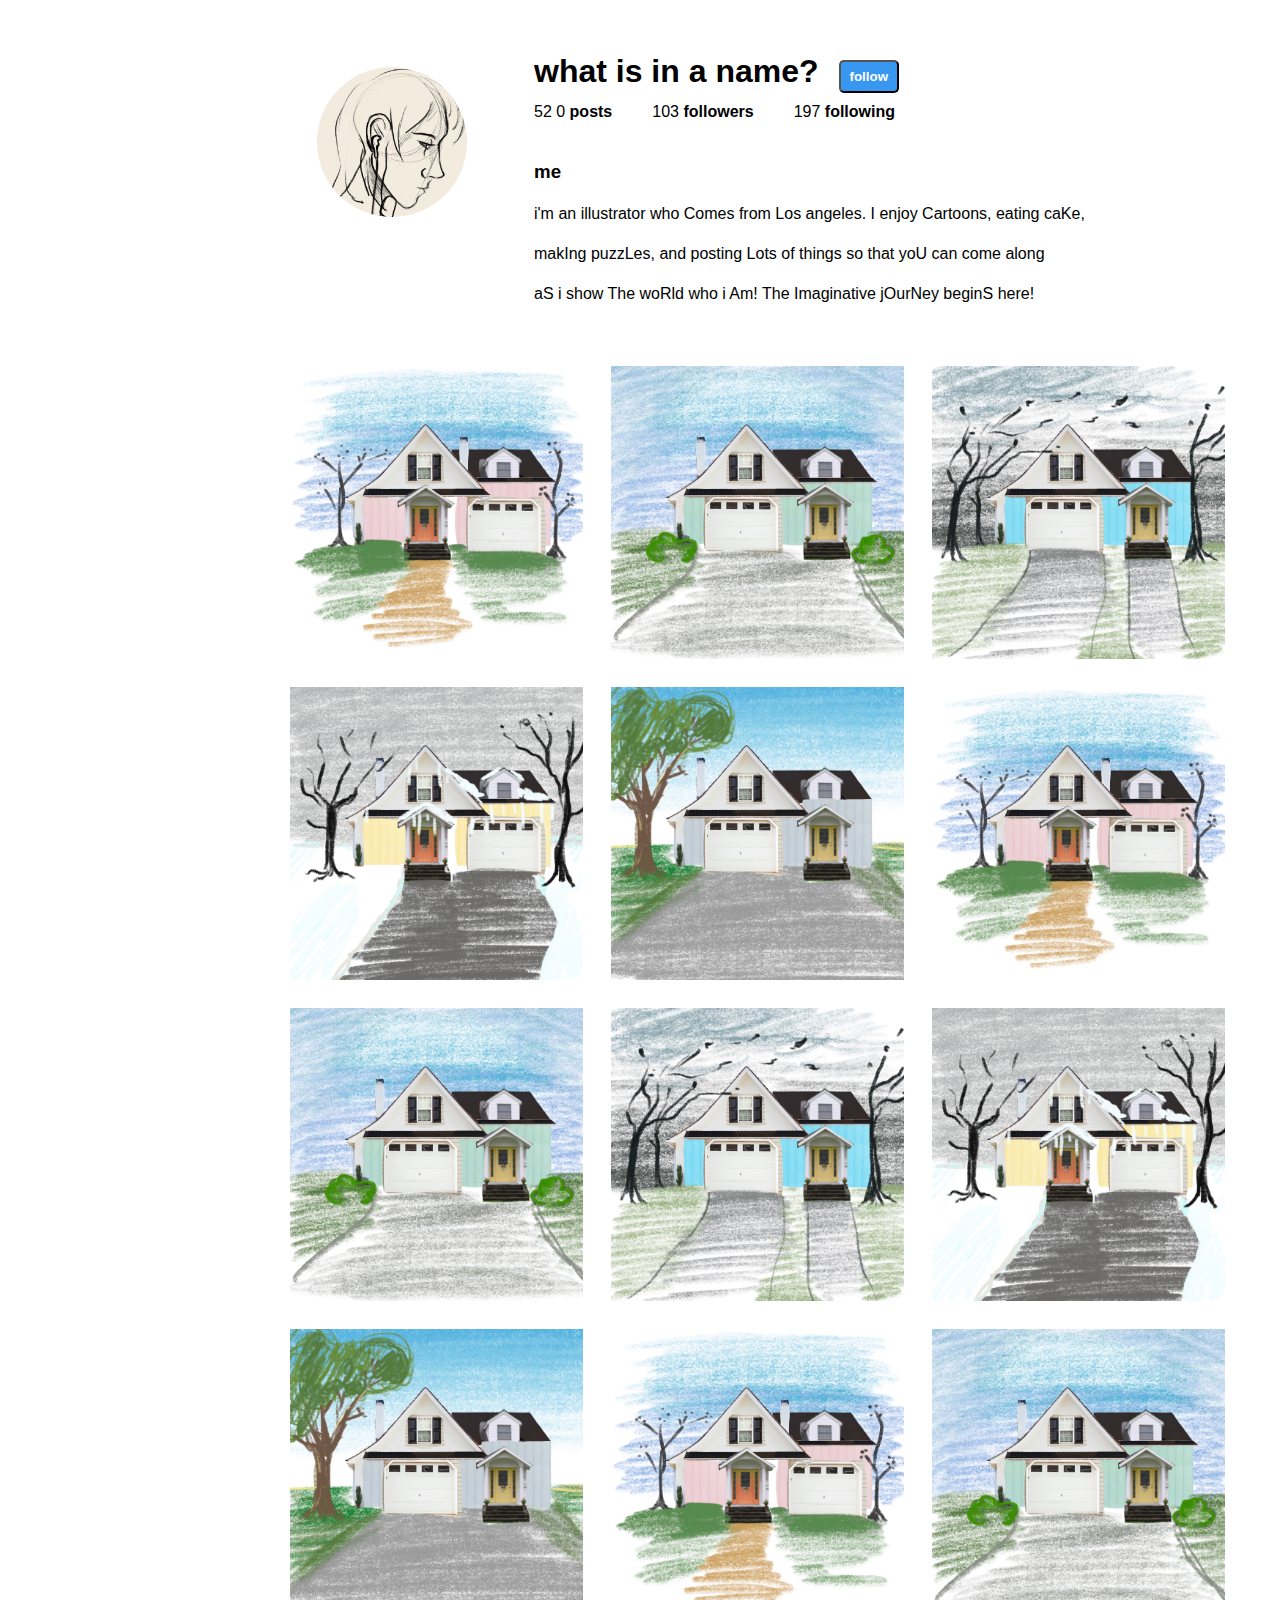
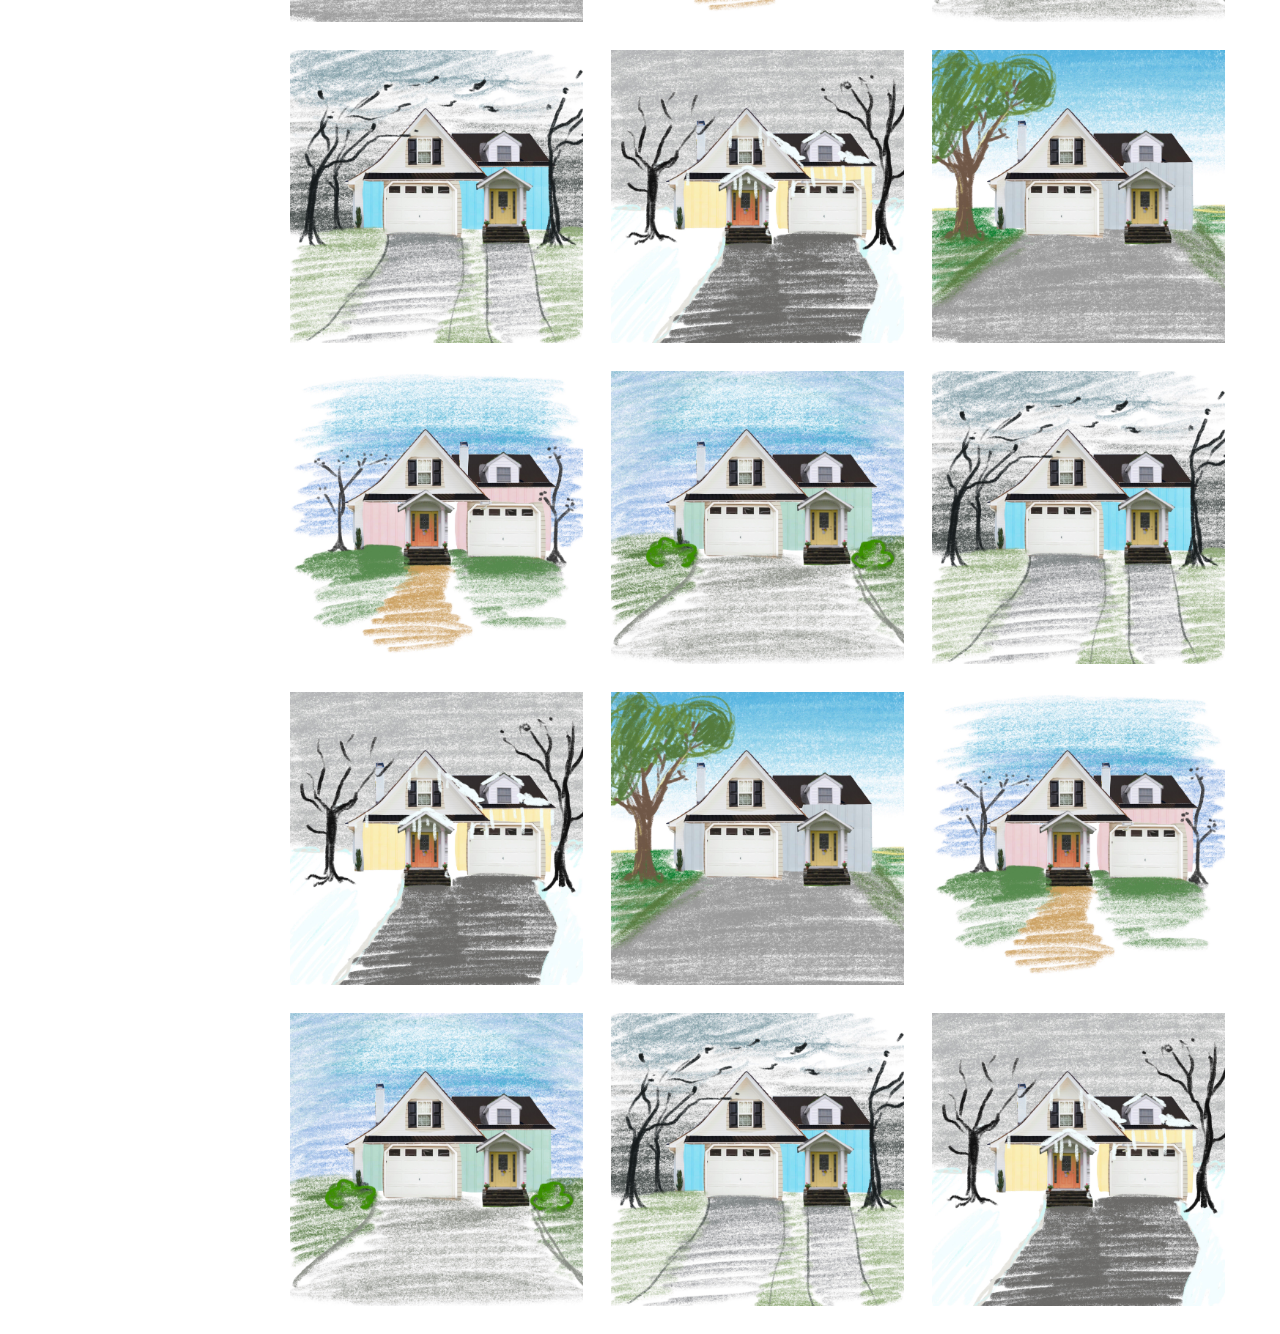
<file: index.html>
<!DOCTYPE html>
<html>
<head>
	<title>Insteadgram</title>
	<meta charset="utf-8">
	<link rel="stylesheet" type="text/css" href="CSS/index.css">
	<! dims and general style of the page are riffing off of Instragram in its desktop form. Credit for all design choices inspired by Instagram go to the folks who designed the look.>
</head>
<body>
<! the columns are where we will hide nice hints for how to have fun with the page.>
<div class="column">
	<p>fill up the gaps left behind in this rhyme</p>
	<p>the source of address in the metrics of i'm</p>
	<p>bytes</p>
	<p>min(e)</p>
	<p>up</p>
	<p>eat</p>
	<p>you</p>
	<p>before</p>
	<p>not</p>
	<p>but</p>
	<p>follow the lead to turn on the lights,</p>
</div>
<! here's the area where we will parody instagram. Hopefully it will be interesting.>
<div class="page">
	<header>
		<div id="icon">
			<img alt="the icon: the face which does not move" src="images/icon.jpg">
		</div>
		<img id="ear" alt="the ear" src="images/ear.jpg">

		<section class="info">
			<div class="name_and_follow_row">
				<div class="shakespeare">
					<h1> what is in a name? </h1>

					<! Shakespeare out of Context

					I am ashamed to say my love is like
					A summer’s day. Sweet smells, it tightly clings to 
					However swift they blow away. My love, 
					It whispers to my mind in strains, in phrase
					So soft: “Two b or not two b?” it asks, and that
					Is the unanswerable, dependant on 
					The variable: what contains the essence—
					The integral core of a human soul?
					A rose by any other name: it would
					Perhaps remain the same, but would a rose 
					By any other shape or size or scent 
					Or touch possess these thorns that hurt so much?
					u varies over time and so defies 
					The reason and rhyme of the human race.
					The integral part is not in names—places—faces
					To be or not is not the question.
					What’s in a name? Nay, give me a soul and
					Lay bare the essence, though it be rough hewn.
					Let me love like a complex equation
					For a summer’s day passes swift away.>
				</div>
				<button id="follow">
					<a>follow</a>
				</button>
			</div>
			<ul>
				<li><a href = "postscript_to_touch.html">52 0</a> <b>posts</b></li>
				<li><a href = "hint2.html">103</a> <b>followers</b></li>
				<li><a href = "hint3.html">197</a> <b>following</b></li>
			</ul>
			<div class="description">
				<h3>me</h3>
				<p>i'm an illustrator who Comes from Los angeles. I enjoy Cartoons, eating caKe,</p> 
				<p> makIng puzzLes, and posting Lots of things so that yoU can come along</p> 
				<p>aS i show The woRld who i Am! The Imaginative jOurNey beginS here! </p>
			</div>
		</section>
	</header>
	<! initial image alts are the lyrics from Little Boxes by Malvina Reynolds, images themselves are collaged from retailed >
	<div>
		<div class="img_row">
			<button id="b1-1">
				<img id="im1" alt= "1: Little boxes on the hillside," src="images/box1.jpg">
			</button>
			<button id="b1-2">
				<img id="im2" alt= "2: Little boxes made of ticky tacky" src="images/box2.jpg">
			</button>
			<button id="b1-3">
				<img id="im3" alt= "3: Little boxes on the hillside," src="images/box3.jpg">
			</button>
		</div>
		<div class="img_row">
			<button id="b2-1">
				<img id="im4" alt= "4: Little boxes all the same," src="images/box4.jpg">
			</button>
			<button id="b2-2">
				<img id="im5" alt= "5: There's a pink one and a green one" src="images/box5.jpg">
			</button>
			<button id="b2-3">
				<img id="im6" alt= "6: And a blue one and a yellow one" src="images/box1.jpg">
			</button>
		</div>
		<div class="img_row">
			<button id="b3-1">
				<img id="im7" alt= "7: And they're all made out of ticky tacky" src="images/box2.jpg">
			</button>
			<button id="b3-2">
				<img id="im8" alt= "8: And they all look just the same." src="images/box3.jpg">
			</button>
			<button id="b3-3">
				<img id="im9" alt= "9: And the people in the houses" src="images/box4.jpg">
			</button>
		</div>
		<div class="img_row">
			<button id="b4-1">
				<img id="im10" alt= "10: All went to the university" src="images/box5.JPG">
			</button>
			<button id="b4-2">
				<img id="im11" alt= "11: Where they were put in boxes" src="images/box1.jpg">
			</button>
			<button id="b4-3">
				<img id="im12" alt= "12: And they came out all the same" src="images/box2.jpg">
			</button>
		</div>
		<div class="img_row">
			<button id="b5-1">
				<img id="im13" alt= "13: And there's doctors and lawyers" src="images/box3.jpg">
			</button>
			<button id="b5-2">
				<img id="im14" alt= "14: And business executives" src="images/box4.jpg">
			</button>
			<button id="b5-3">
				<img id="im15" alt= "15: And they're all made out of ticky tacky" src="images/box5.jpg">
			</button>
		</div>
		<div class="img_row">
			<button id="b6-1">
				<img id="im16" alt= "16: And they all look just the same." src="images/box1.jpg">
			</button>
			<button id="b6-2">
				<img id="im17" alt= "17: And they all play on the golf course" src="images/box2.jpg">
			</button>
			<button id="b6-3">
				<img id="im18" alt= "18: And drink their martinis dry" src="images/box3.jpg">
			</button>
		</div>
		<div class="img_row">
			<button id="b7-1">
				<img id="im19" alt= "19: And they all have pretty children" src="images/box4.jpg">
			</button>
			<button id="b7-2">
				<img id="im20" alt= "20: And the children go to school," src="images/box5.jpg">
			</button>
			<button id="b7-3">
				<img id="im21" alt= "21: And the children go to summer camp" src="images/box1.jpg">
			</button>
		</div>
		<div class="img_row">
			<button id="b8-1">
				<img id="im22" alt= "22: And then to the university" src="images/box2.jpg">
			</button>
			<button id="b8-2">
				<img id="im23" alt= "23: Where they are put in boxes" src="images/box3.jpg">
			</button>
			<button id="b8-3">
				<img id="im24" alt= "24: And they come out all the same." src="images/box4.jpg">
			</button>
		</div>
	</div>
</div>
<div class="column"></div>
<script type = "text/javascript" src = "indexscript.js"></script>
</body>
</html>
</file>
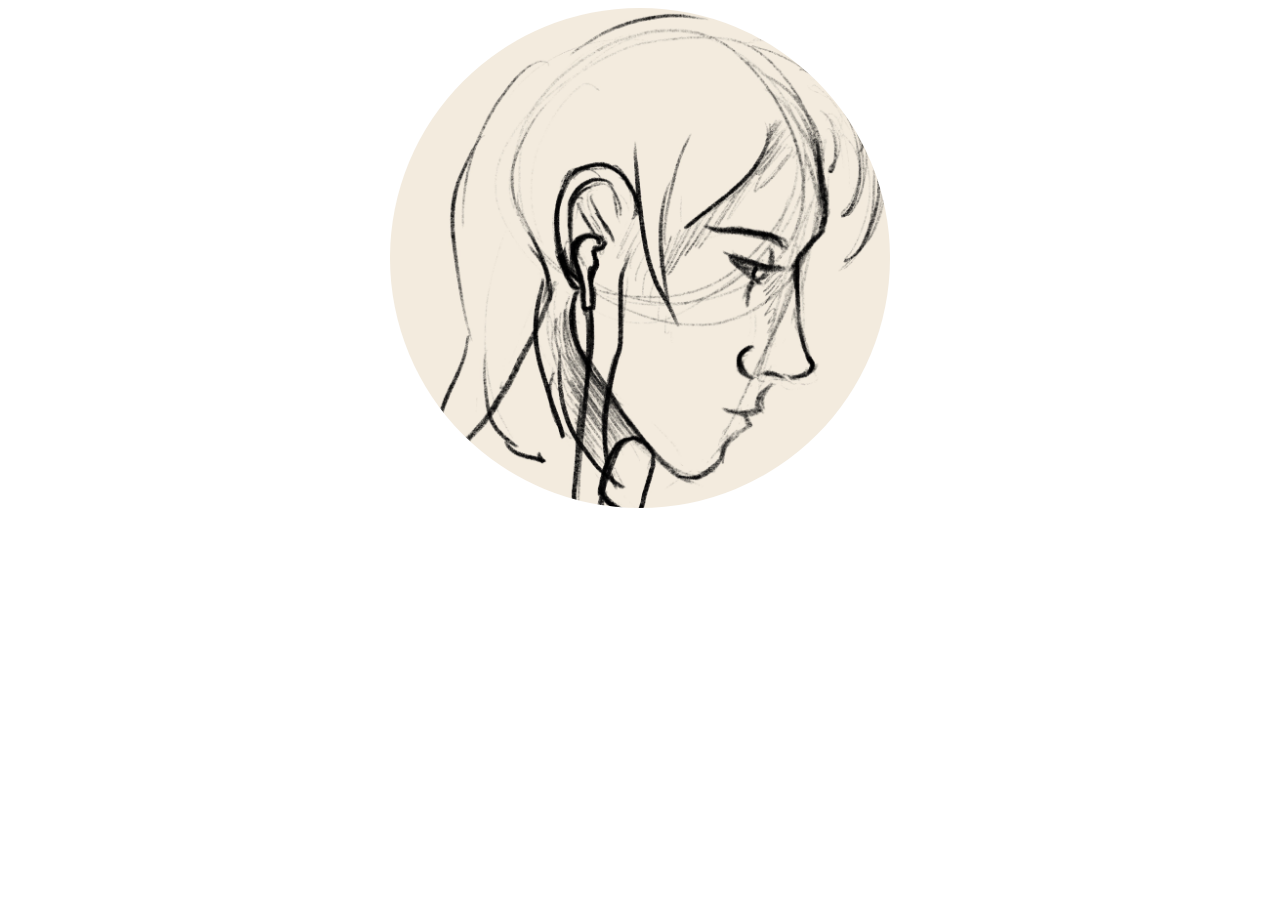
<file: hint2.html>
<!DOCTYPE html>
<html>
<head>
	<title> 2nd hint </title>
	<style>
		img {
			display: block;
			margin-right: auto;
			margin-left: auto;
			height: 500px;
			border-radius: 50%;
		}
	</style>
</head>
<body>
	<img alt = "Haptics may be out of reach, but at least an image can be spoken" src = "images/icon.jpg">
</body>
</html>
</file>
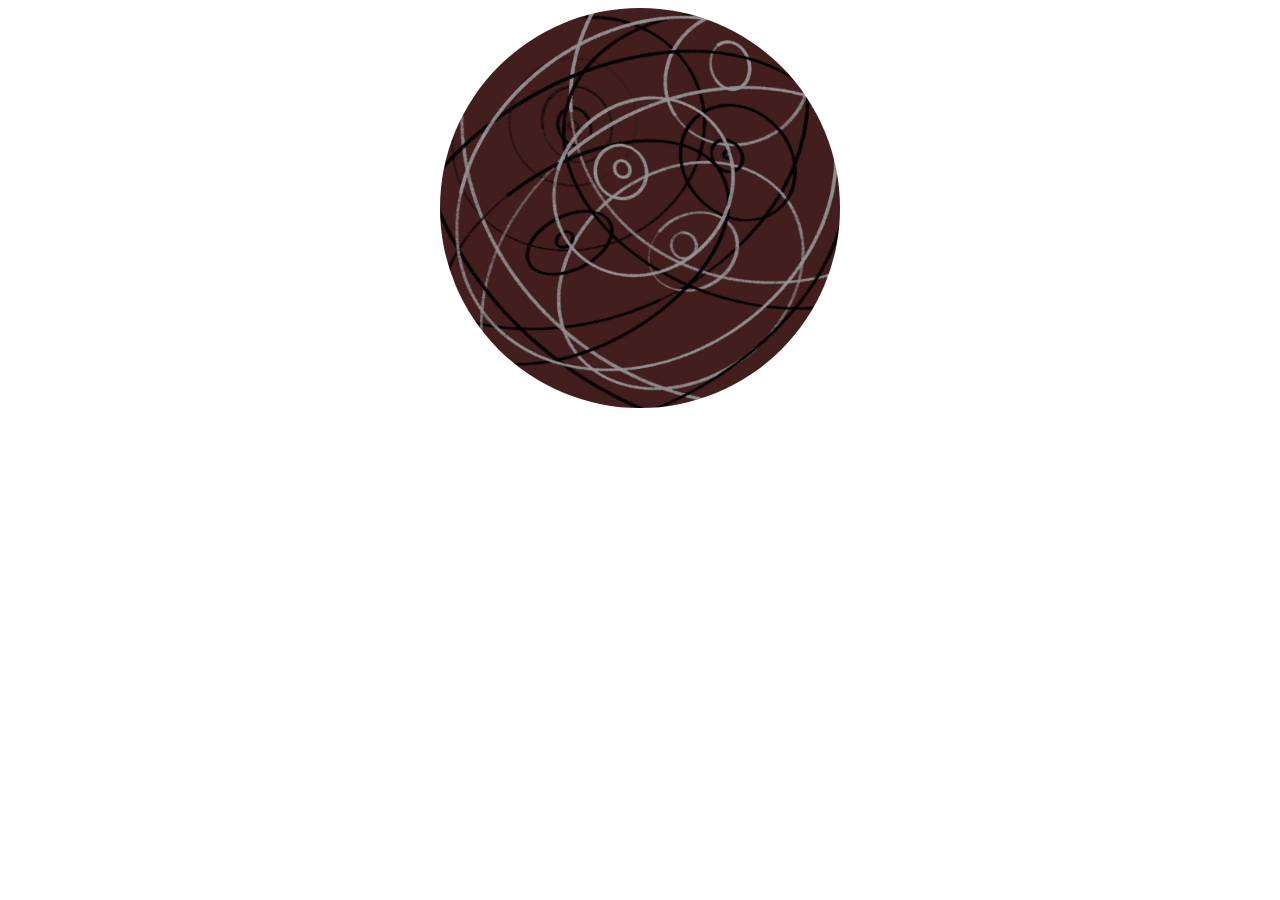
<file: hint3.html>
<!DOCTYPE html>
<html>
<head>
	<title>3rd hint</title>
	<style>
		#images{
			display: block;
			margin-right: auto;
			margin-left: auto;
			height: 400px;
			cursor: pointer;
			border-radius: 50%;
		}
	</style>
</head>
<body>
	<img id = "images" alt = "spoken in sequence: the right part of the body and the right tool in the script," src = "will.jpg">
	<script>
		function readAloud() {
			let x = new SpeechSynthesisUtterance("allow you to hear the");
			window.speechSynthesis.speak(x);
		}
		document.getElementById("images").addEventListener("click", readAloud);
	</script>
</body>
</html>
</file>
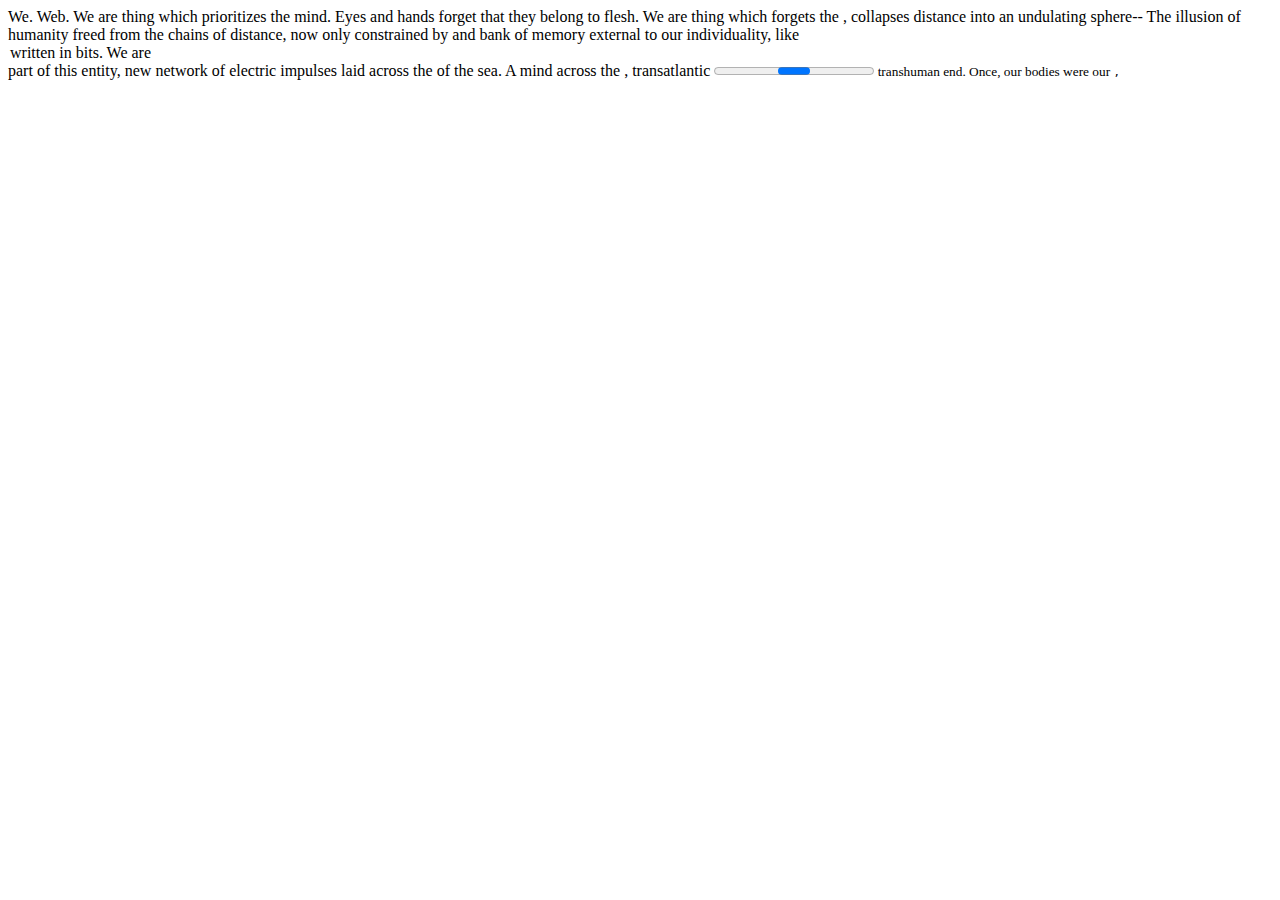
<file: postscript to touch.html>
We. 
	Web. 
		We are <a> thing which prioritizes the mind. Eyes and hands forget that they belong to flesh. 
		We are <a> thing which forgets the 
			<body>, collapses distance into an undulating sphere-- 
				The illusion of <a> humanity freed from the chains of distance, 
					now only constrained by <time> 
						and <a> bank of memory external to our individuality, 
							like <a> 
							<legend> written in bits. 
			We are <a> part of this entity, 
				<a> new network of electric impulses laid across the 
				<span>of the sea.
				A mind across the <map>,
					transatlantic <progress> 
						as <small> steps to 
						<a> transhuman end. 
		Once, our bodies were our <code>, 
			<a> 
			<template> for language, 
				<a> record of religion, 
					the <thread> of geneology 
					<tracking> back to dust. 
		I pray with my fingers still, tips pressed against letters, which I see clack out <a> meditation, 
			but the rest of my <form> does not know itself. 
			My eyes cannot remind my other senses to remember their Maker or remember how to love. They have no <object> of affection. 
Blessed are those who believe without seeing, Christ declared as Thomas touched his side. 
			</object>
			</form>
		</a>
					</tracking>
					</thread>
				</a>
			</template>
			</a>
		</code>
						</a>
						</small>
					</progress>
				</map>
				</span>
				</a>
			</a>
							</legend>
							</a>
						</a>
					</time>
				</a>
			</body>
		</a>
		</a>
</file>
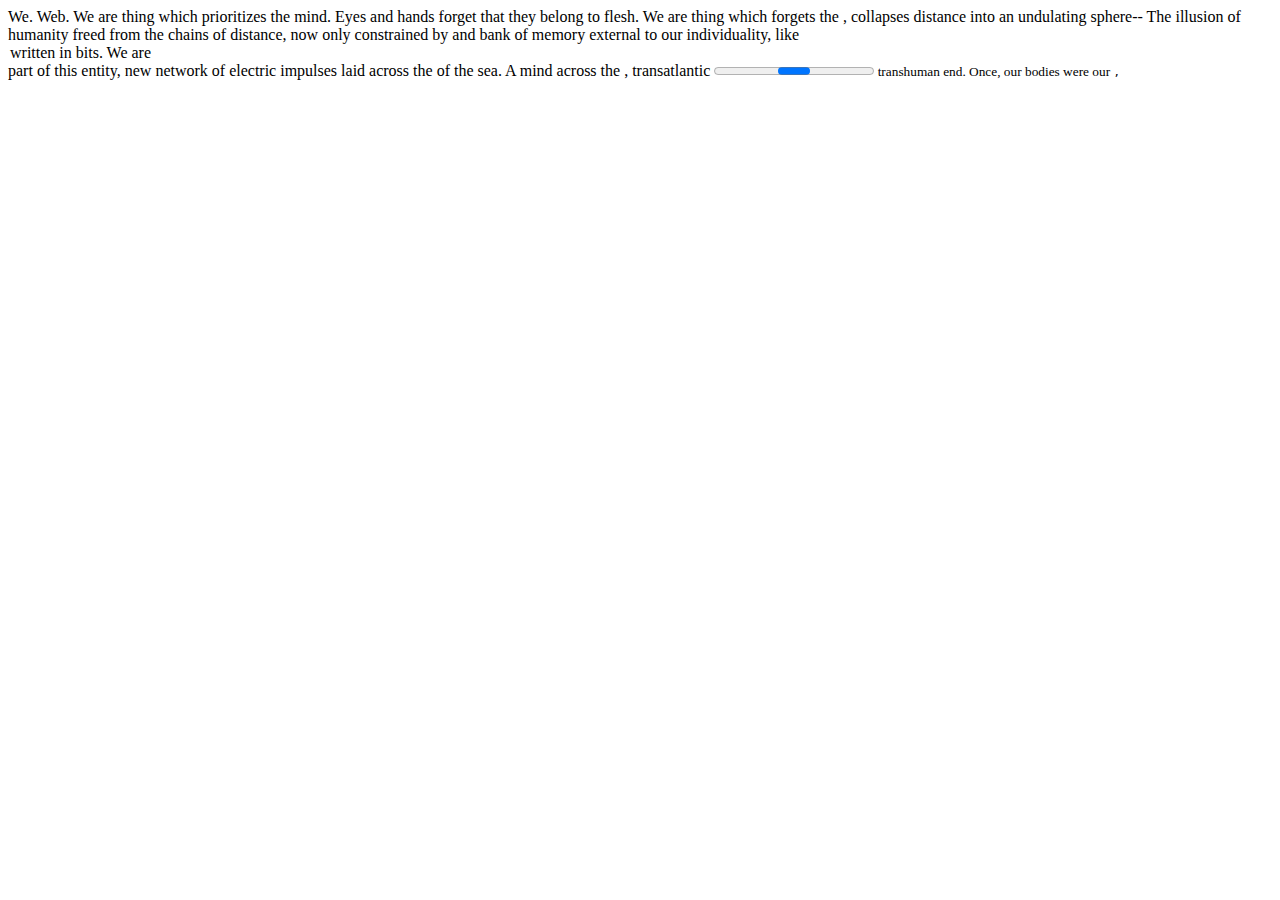
<file: postscript_to_touch.html>
We. 
	Web. 
		We are <a> thing which prioritizes the mind. Eyes and hands forget that they belong to flesh. 
		We are <a> thing which forgets the 
			<body>, collapses distance into an undulating sphere-- 
				The illusion of <a> humanity freed from the chains of distance, 
					now only constrained by <time> 
						and <a> bank of memory external to our individuality, 
							like <a> 
							<legend> written in bits. 
			We are <a> part of this entity, 
				<a> new network of electric impulses laid across the 
				<span>of the sea.
				A mind across the <map>,
					transatlantic <progress> 
						as <small> steps to 
						<a> transhuman end. 
		Once, our bodies were our <code>, 
			<a> 
			<template> for language, 
				<a> record of religion, 
					the <thread> of geneology 
					<tracking> back to dust. 
		I pray with my fingers still, tips pressed against letters, which I see clack out <a> meditation, 
			but the rest of my <form> does not know itself. 
			My eyes cannot remind my other senses to remember their Maker or remember how to love. They have no <object> of affection. 
Blessed are those who believe without seeing, Christ declared as Thomas touched his side. 
			</object>
			</form>
		</a>
					</tracking>
					</thread>
				</a>
			</template>
			</a>
		</code>
						</a>
						</small>
					</progress>
				</map>
				</span>
				</a>
			</a>
							</legend>
							</a>
						</a>
					</time>
				</a>
			</body>
		</a>
		</a>
</file>
<file: CSS/index.css>
div, footer, header, main, nav, section {
	font-family: sans-serif;
    align-items: stretch;
    border: 0 solid #000;
    box-sizing: border-box;
    display: flex;
    flex-direction: column;
    -webkit-flex-shrink: 0;
    flex-shrink: 0;
    margin: 0;
    padding: 0;
    position: relative;
}

body{
	display:flex;
	margin:0px;
	padding:0px;
	flex-direction:row;
}

a, a:hover, a:visited{
	text-decoration: none;
	color: black;
	cursor: default;
}

.column{
	width:270px;
	height: 2500px;
}

.column>p{
	color: white;
	user-select: none;
	padding-bottom: 200px;
}

.page{
	display: flex;
	padding: 30px 20px 0;
	margin: 0px;
	width: 935px;
	flex-direction:column;
}

h1{
	color:#262626
	font-weight: 300
	font-size: 28px;
	line-height: 32px;
	margin: -5px 0 -6px;
}
header{
	margin-left: 16px;
	margin-right: 16px;
	margin-top: 30px;
	margin-bottom: 44px;
	flex-direction: row;
}

#icon{
    top: -7px;
    left: -7px;
    width: 150px;
    height: 150px;
    margin-top: 14px;
    margin-left: 18px;
    margin-bottom: 18px;
    margin-right: 60px;
    border-radius: 50%;
    cursor: pointer;
}
#icon>img{
	width: 100%;
	height: 100%;
	border-radius:50%;
}

#ear{
    height: 44px;
    margin-top: 53px;
    margin-left: 60px;
	position: absolute;
	cursor: pointer;
}

.info{
	flex-direction: column;
}
.name_and_follow_row{
	flex-direction: row;
}
.shakespeare{
	margin-bottom: 12px;
	align-items:center;
	flex-shrink: 1;
	min-width: 0;
}
#follow{
	margin-left: 20px;
	box-sizing: border-box;
    cursor: pointer;
    display: block;
    font-weight: 600;
    padding: 5px 9px;
    text-align: center;
    border-radius: 5px;
	background-color: #3897f0;
}

#follow>a{
	color: white;
	text-decoration: none;
}

.description{
	display:block;
	font-size: 16px;
    line-height: 24px;
    word-wrap: break-word;

}

.img_row{
	flex-direction: row;
	margin-bottom: 28px;
}

#b1-1, #b1-2, #b1-3, #b2-1, #b2-2, #b2-3, #b3-1, #b3-2, #b3-3,
#b4-1, #b4-2, #b4-3, #b5-1, #b5-2, #b5-3, #b6-1, #b6-2, #b6-3,
#b7-1, #b7-2, #b7-3, #b8-1, #b8-2, #b8-3{
	margin-right:28px;
	margin-top: 0px;
	margin-bottom: 0px;
	margin-left: 0px;
	width:293px;
	height:293px;
	background-color: transparent;
	border: none;
	padding: 0px;
}

#im1, #im2, #im3, #im4, #im5, #im6, #im7, #im8, #im9, 
#im10, #im11, #im12, #im13, #im14, #im15, #im16, #im17, #im18, 
#im19, #im20, #im21, #im22, #im23, #im24{
	width:293px;
	height:293px;
}

.img_row:last-child{
	margin-right:0px;
}
ul{
	display: flex;
	margin-top: 10px;
	margin-bottom: 20px;
	list-style-type: none;
	padding: 0;
	flex-direction: row;
}

li{
	margin-right: 40px;
}
</file>
